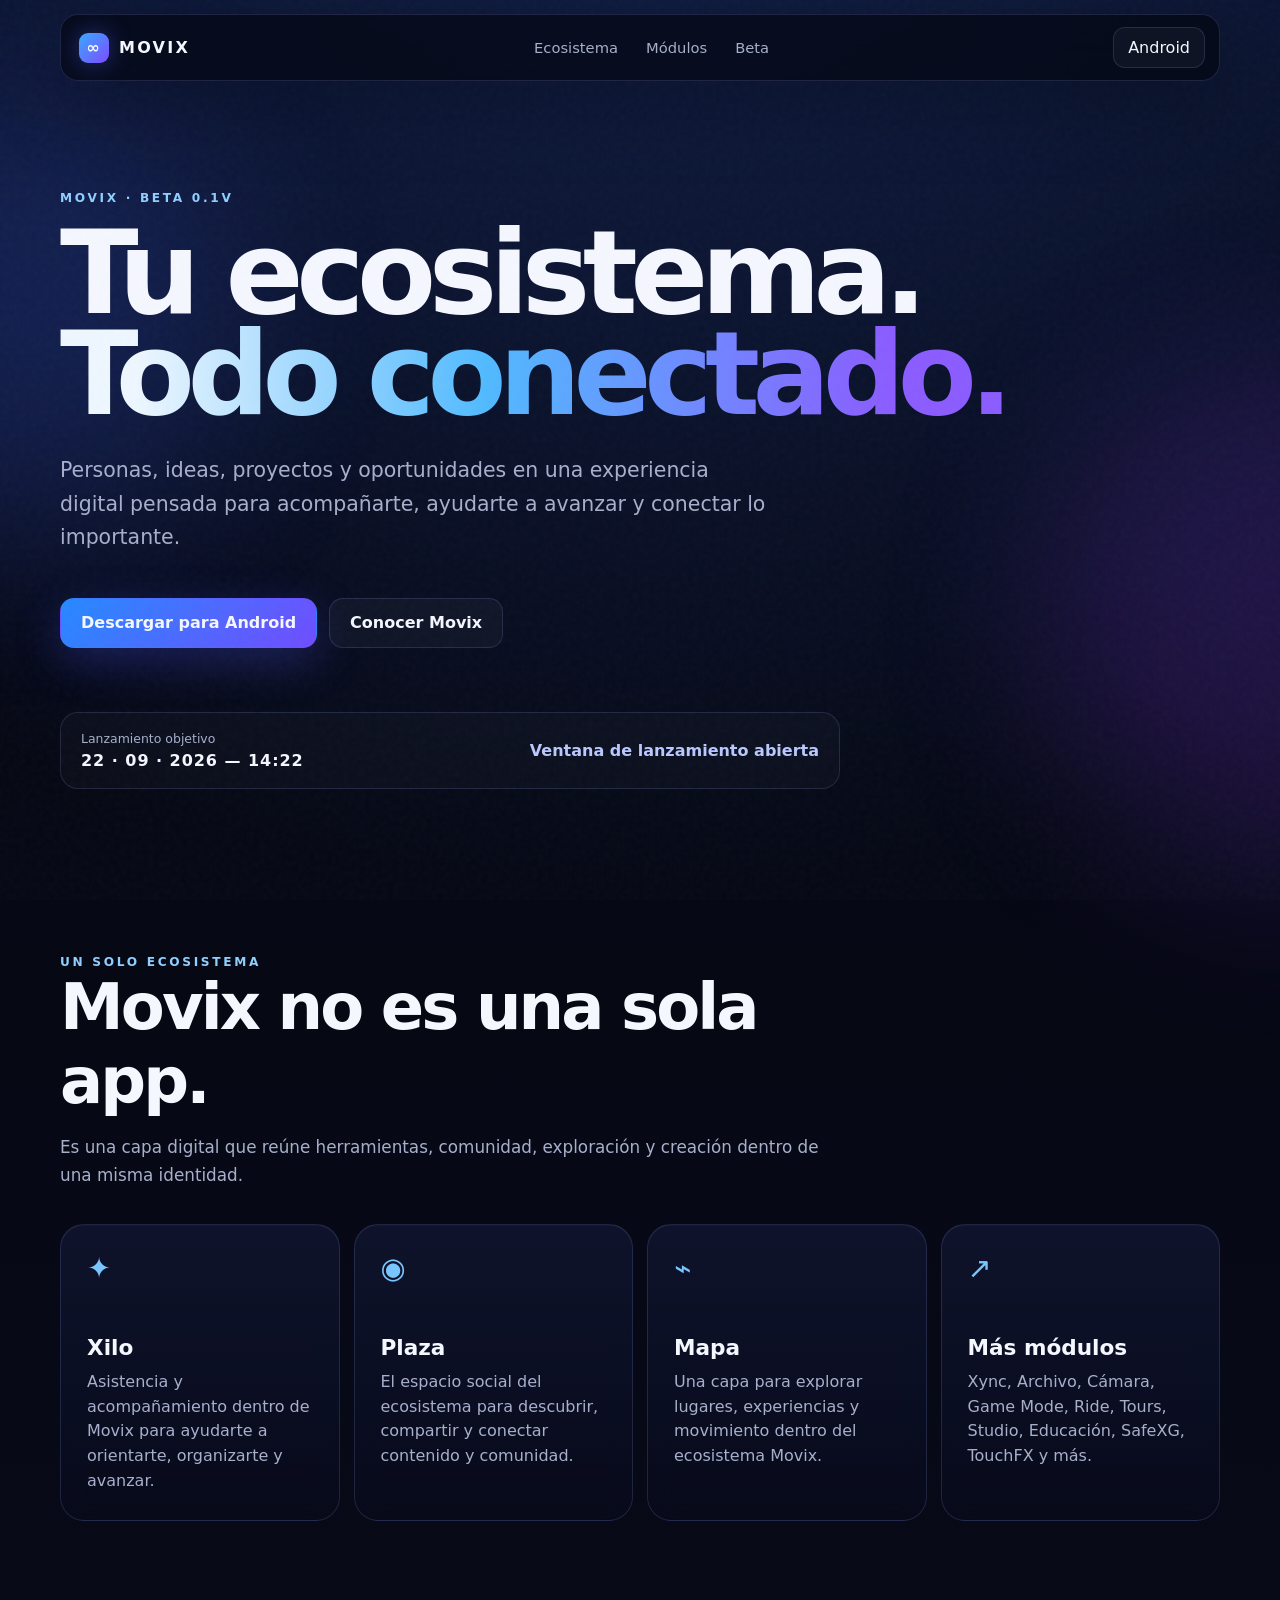
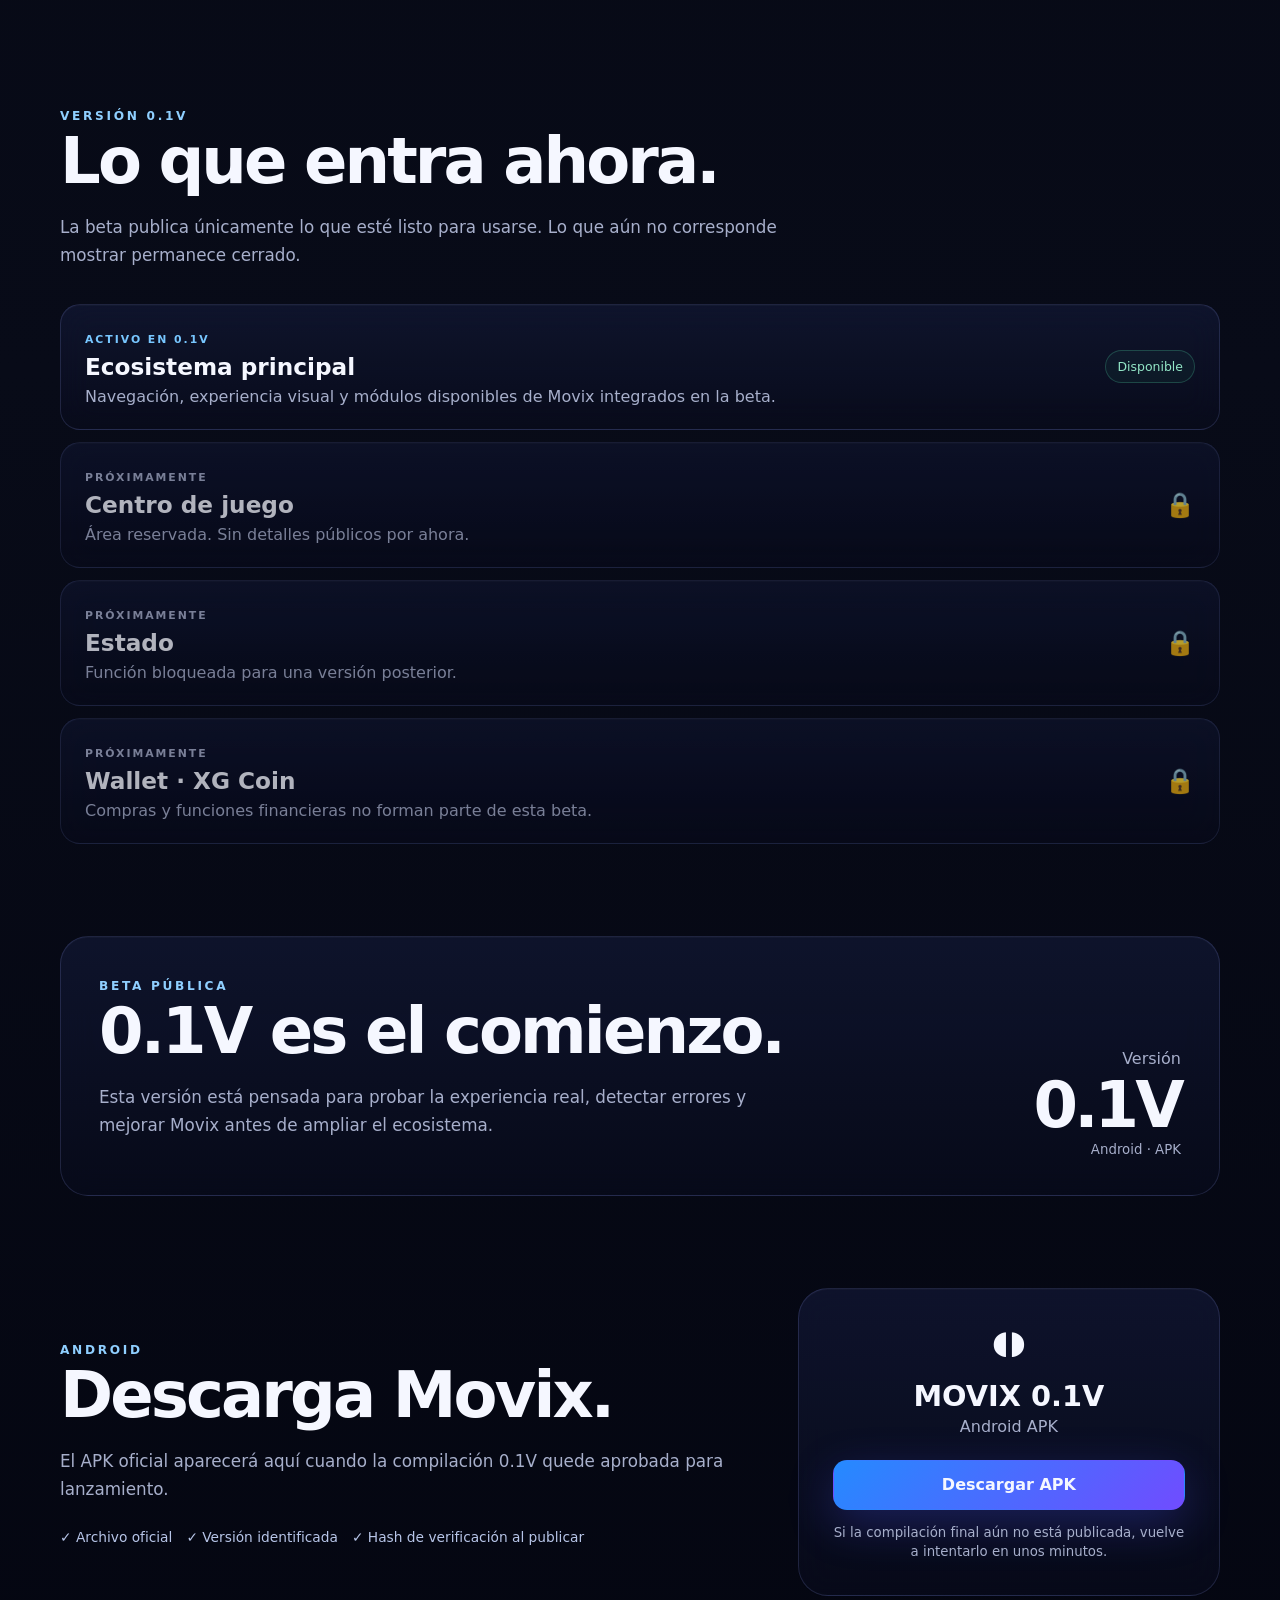
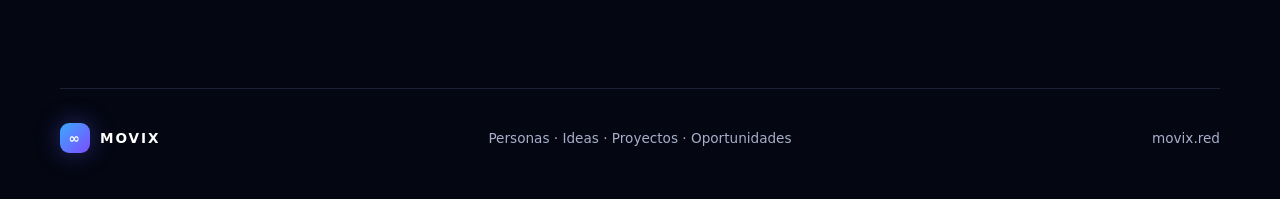
<file: index.html>
<!doctype html>
<html lang="es">
<head>
  <meta charset="utf-8" />
  <meta name="viewport" content="width=device-width, initial-scale=1" />
  <meta name="theme-color" content="#060816" />
  <meta name="description" content="Movix — un ecosistema digital de personas, ideas, proyectos y oportunidades." />
  <meta property="og:title" content="MOVIX — Beta 0.1V" />
  <meta property="og:description" content="Tu ecosistema. Tu futuro. Tus posibilidades." />
  <meta property="og:type" content="website" />
  <meta property="og:url" content="https://movix.red/" />
  <link rel="icon" href="/assets/logo.svg" type="image/svg+xml" />
  <link rel="manifest" href="/manifest.webmanifest" />
  <link rel="canonical" href="https://movix.red/" />
  <link rel="stylesheet" href="/styles.css" />
  <title>MOVIX — Beta 0.1V</title>
</head>
<body>
  <div class="noise" aria-hidden="true"></div>
  <div class="aurora aurora-a" aria-hidden="true"></div>
  <div class="aurora aurora-b" aria-hidden="true"></div>

  <header class="topbar">
    <a class="brand" href="#inicio" aria-label="Movix inicio">
      <span class="brand-mark">∞</span>
      <span>MOVIX</span>
    </a>
    <nav class="nav">
      <a href="#ecosistema">Ecosistema</a>
      <a href="#modulos">Módulos</a>
      <a href="#beta">Beta</a>
    </nav>
    <a class="mini-cta" href="#descargar">Android</a>
  </header>

  <main>
    <section id="inicio" class="hero shell">
      <div class="eyebrow">MOVIX · BETA 0.1V</div>
      <h1>Tu ecosistema.<br><span>Todo conectado.</span></h1>
      <p class="hero-copy">
        Personas, ideas, proyectos y oportunidades en una experiencia digital pensada para acompañarte, ayudarte a avanzar y conectar lo importante.
      </p>
      <div class="hero-actions">
        <a class="btn primary" href="#descargar">Descargar para Android</a>
        <a class="btn ghost" href="#ecosistema">Conocer Movix</a>
      </div>
      <div class="launch">
        <div>
          <span class="launch-label">Lanzamiento objetivo</span>
          <strong>22 · 09 · 2026 — 14:22</strong>
        </div>
        <div id="countdown" class="countdown" aria-live="polite">Preparando lanzamiento…</div>
      </div>
    </section>

    <section id="ecosistema" class="shell section">
      <div class="section-head">
        <span class="eyebrow">UN SOLO ECOSISTEMA</span>
        <h2>Movix no es una sola app.</h2>
        <p>Es una capa digital que reúne herramientas, comunidad, exploración y creación dentro de una misma identidad.</p>
      </div>
      <div class="feature-grid">
        <article class="feature">
          <span class="icon">✦</span>
          <h3>Xilo</h3>
          <p>Asistencia y acompañamiento dentro de Movix para ayudarte a orientarte, organizarte y avanzar.</p>
        </article>
        <article class="feature">
          <span class="icon">◉</span>
          <h3>Plaza</h3>
          <p>El espacio social del ecosistema para descubrir, compartir y conectar contenido y comunidad.</p>
        </article>
        <article class="feature">
          <span class="icon">⌁</span>
          <h3>Mapa</h3>
          <p>Una capa para explorar lugares, experiencias y movimiento dentro del ecosistema Movix.</p>
        </article>
        <article class="feature">
          <span class="icon">↗</span>
          <h3>Más módulos</h3>
          <p>Xync, Archivo, Cámara, Game Mode, Ride, Tours, Studio, Educación, SafeXG, TouchFX y más.</p>
        </article>
      </div>
    </section>

    <section id="modulos" class="shell section">
      <div class="section-head">
        <span class="eyebrow">VERSIÓN 0.1V</span>
        <h2>Lo que entra ahora.</h2>
        <p>La beta publica únicamente lo que esté listo para usarse. Lo que aún no corresponde mostrar permanece cerrado.</p>
      </div>

      <div class="module-list">
        <article class="module ready">
          <div>
            <span class="status">ACTIVO EN 0.1V</span>
            <h3>Ecosistema principal</h3>
            <p>Navegación, experiencia visual y módulos disponibles de Movix integrados en la beta.</p>
          </div>
          <span class="badge">Disponible</span>
        </article>

        <article class="module locked">
          <div>
            <span class="status">PRÓXIMAMENTE</span>
            <h3>Centro de juego</h3>
            <p>Área reservada. Sin detalles públicos por ahora.</p>
          </div>
          <span class="lock" aria-label="Bloqueado">🔒</span>
        </article>

        <article class="module locked">
          <div>
            <span class="status">PRÓXIMAMENTE</span>
            <h3>Estado</h3>
            <p>Función bloqueada para una versión posterior.</p>
          </div>
          <span class="lock" aria-label="Bloqueado">🔒</span>
        </article>

        <article class="module locked">
          <div>
            <span class="status">PRÓXIMAMENTE</span>
            <h3>Wallet · XG Coin</h3>
            <p>Compras y funciones financieras no forman parte de esta beta.</p>
          </div>
          <span class="lock" aria-label="Bloqueado">🔒</span>
        </article>
      </div>
    </section>

    <section id="beta" class="shell section beta-card">
      <div>
        <span class="eyebrow">BETA PÚBLICA</span>
        <h2>0.1V es el comienzo.</h2>
        <p>Esta versión está pensada para probar la experiencia real, detectar errores y mejorar Movix antes de ampliar el ecosistema.</p>
      </div>
      <div class="version">
        <span>Versión</span>
        <strong>0.1V</strong>
        <small>Android · APK</small>
      </div>
    </section>

    <section id="descargar" class="shell section download">
      <div class="download-copy">
        <span class="eyebrow">ANDROID</span>
        <h2>Descarga Movix.</h2>
        <p>El APK oficial aparecerá aquí cuando la compilación 0.1V quede aprobada para lanzamiento.</p>
        <div class="download-meta">
          <span>✓ Archivo oficial</span>
          <span>✓ Versión identificada</span>
          <span>✓ Hash de verificación al publicar</span>
        </div>
      </div>
      <div class="download-box">
        <div class="android">◖◗</div>
        <strong>MOVIX 0.1V</strong>
        <span>Android APK</span>
        <a id="apkButton" class="btn primary disabled" href="/downloads/Movix-0.1V.apk" aria-disabled="true">Disponible el 22/09</a>
        <small id="apkNote">El botón se habilitará cuando el APK final sea publicado.</small>
      </div>
    </section>
  </main>

  <footer class="footer shell">
    <div class="brand footer-brand"><span class="brand-mark">∞</span><span>MOVIX</span></div>
    <p>Personas · Ideas · Proyectos · Oportunidades</p>
    <p class="domain">movix.red</p>
  </footer>

  <script src="/app.js"></script>
</body>
</html>
</file>
<file: styles.css>
:root{
  --bg:#050713;--panel:rgba(13,18,42,.68);--panel2:rgba(10,14,32,.88);
  --text:#f5f7ff;--muted:#a7afcb;--line:rgba(157,170,255,.16);
  --blue:#3aa9ff;--violet:#7d4cff;--cyan:#66e8ff;--radius:24px;
}
*{box-sizing:border-box}
html{scroll-behavior:smooth}
body{
  margin:0;background:
  radial-gradient(circle at 50% -20%,#172b63 0,transparent 38%),
  linear-gradient(180deg,#040611 0%,#080b18 58%,#040611 100%);
  color:var(--text);font-family:Inter,ui-sans-serif,system-ui,-apple-system,BlinkMacSystemFont,"Segoe UI",sans-serif;
  min-height:100vh;overflow-x:hidden
}
a{color:inherit;text-decoration:none}
.noise{position:fixed;inset:0;pointer-events:none;opacity:.035;background-image:url("data:image/svg+xml,%3Csvg viewBox='0 0 180 180' xmlns='http://www.w3.org/2000/svg'%3E%3Cfilter id='n'%3E%3CfeTurbulence type='fractalNoise' baseFrequency='.9' numOctaves='3' stitchTiles='stitch'/%3E%3C/filter%3E%3Crect width='100%25' height='100%25' filter='url(%23n)' opacity='.9'/%3E%3C/svg%3E");z-index:20}
.aurora{position:fixed;border-radius:50%;filter:blur(90px);opacity:.18;pointer-events:none;z-index:0}
.aurora-a{width:460px;height:460px;background:#4264ff;top:10%;left:-220px}
.aurora-b{width:520px;height:520px;background:#8c3fff;right:-280px;top:40%}
.shell{width:min(1160px,calc(100% - 40px));margin-inline:auto;position:relative;z-index:1}
.topbar{
  width:min(1160px,calc(100% - 32px));position:sticky;top:14px;z-index:30;margin:14px auto 0;
  display:flex;align-items:center;justify-content:space-between;padding:12px 14px 12px 18px;
  border:1px solid var(--line);background:rgba(5,7,19,.72);backdrop-filter:blur(22px);
  border-radius:18px;box-shadow:0 20px 80px rgba(0,0,0,.28)
}
.brand{display:flex;align-items:center;gap:10px;font-weight:850;letter-spacing:.14em}
.brand-mark{
  width:30px;height:30px;display:grid;place-items:center;border-radius:9px;
  background:linear-gradient(135deg,var(--blue),var(--violet));box-shadow:0 0 25px rgba(84,100,255,.4)
}
.nav{display:flex;gap:28px;color:var(--muted);font-size:.92rem}
.nav a:hover{color:#fff}
.mini-cta{padding:10px 14px;border:1px solid var(--line);border-radius:12px;background:rgba(255,255,255,.04)}
.hero{min-height:82vh;display:flex;flex-direction:column;justify-content:center;padding:110px 0 70px}
.eyebrow{font-size:.76rem;letter-spacing:.22em;color:#8fcfff;font-weight:800;margin-bottom:18px}
h1,h2,h3,p{margin-top:0}
h1{font-size:clamp(3.5rem,9vw,7.8rem);line-height:.88;letter-spacing:-.065em;margin-bottom:28px;max-width:980px}
h1 span{background:linear-gradient(90deg,#eef7ff 8%,#51baff 45%,#8b5cff 88%);-webkit-background-clip:text;background-clip:text;color:transparent}
.hero-copy{max-width:710px;font-size:clamp(1.05rem,2vw,1.28rem);line-height:1.65;color:var(--muted)}
.hero-actions{display:flex;gap:12px;flex-wrap:wrap;margin-top:22px}
.btn{display:inline-flex;align-items:center;justify-content:center;min-height:50px;padding:0 20px;border-radius:14px;font-weight:800;border:1px solid var(--line);transition:.2s ease}
.btn:hover{transform:translateY(-2px)}
.primary{background:linear-gradient(135deg,#258aff,#704cff);border-color:transparent;box-shadow:0 14px 45px rgba(74,86,255,.28)}
.ghost{background:rgba(255,255,255,.035)}
.launch{
  margin-top:64px;padding:18px 20px;border:1px solid var(--line);background:rgba(255,255,255,.025);
  border-radius:18px;display:flex;justify-content:space-between;gap:20px;align-items:center;max-width:780px
}
.launch-label{display:block;color:var(--muted);font-size:.78rem;margin-bottom:5px}.launch strong{letter-spacing:.06em}
.countdown{font-variant-numeric:tabular-nums;color:#b9c8ff;font-weight:700}
.section{padding:92px 0}
.section-head{max-width:760px;margin-bottom:34px}
.section-head h2,.download h2,.beta-card h2{font-size:clamp(2.2rem,5vw,4.4rem);letter-spacing:-.045em;margin-bottom:15px}
.section-head p,.download p,.beta-card p{color:var(--muted);line-height:1.7;font-size:1.05rem}
.feature-grid{display:grid;grid-template-columns:repeat(4,1fr);gap:14px}
.feature,.module,.beta-card,.download-box{
  border:1px solid var(--line);background:linear-gradient(180deg,rgba(18,24,53,.72),rgba(8,11,28,.7));
  box-shadow:inset 0 1px rgba(255,255,255,.025);backdrop-filter:blur(16px)
}
.feature{padding:26px;border-radius:var(--radius);min-height:260px}
.feature .icon{font-size:1.8rem;color:#79c6ff}.feature h3{font-size:1.35rem;margin:50px 0 10px}.feature p{color:var(--muted);line-height:1.55;margin:0}
.module-list{display:grid;gap:12px}
.module{padding:23px 24px;border-radius:20px;display:flex;align-items:center;justify-content:space-between;gap:20px}
.module h3{margin:6px 0 7px;font-size:1.45rem}.module p{margin:0;color:var(--muted)}
.status{font-size:.68rem;letter-spacing:.18em;color:#78c7ff;font-weight:850}.locked{opacity:.72}.locked .status{color:#a7afcb}.lock{font-size:1.5rem}
.badge{font-size:.78rem;padding:8px 11px;border:1px solid rgba(83,211,163,.25);color:#93e6c7;border-radius:999px;background:rgba(46,149,112,.08)}
.beta-card{padding:38px;border-radius:28px;display:flex;justify-content:space-between;align-items:end;gap:30px}
.beta-card>div:first-child{max-width:700px}.version{text-align:right}.version span,.version small{display:block;color:var(--muted)}.version strong{font-size:4rem;letter-spacing:-.06em}
.download{display:grid;grid-template-columns:1.25fr .75fr;gap:34px;align-items:center}
.download-meta{display:flex;gap:14px;flex-wrap:wrap;color:#b7c5e8;font-size:.86rem;margin-top:25px}
.download-box{padding:34px;border-radius:30px;text-align:center;display:flex;flex-direction:column;align-items:center}
.android{font-size:2rem;margin-bottom:18px}.download-box strong{font-size:1.8rem}.download-box>span{color:var(--muted);margin:4px 0 24px}
.download-box .btn{width:100%}.download-box small{color:var(--muted);margin-top:13px;line-height:1.45}
.disabled{opacity:.58;cursor:not-allowed}
.footer{border-top:1px solid var(--line);padding:34px 0 46px;display:grid;grid-template-columns:1fr 1fr 1fr;align-items:center;color:var(--muted);font-size:.85rem}
.footer p{margin:0;text-align:center}.footer .domain{text-align:right}.footer-brand{color:#fff}
@media(max-width:860px){
  .nav{display:none}.feature-grid{grid-template-columns:1fr 1fr}.download{grid-template-columns:1fr}.footer{grid-template-columns:1fr;gap:16px;text-align:center}.footer p,.footer .domain{text-align:center}.footer-brand{justify-content:center}
}
@media(max-width:560px){
  .shell{width:min(100% - 24px,1160px)}.topbar{width:calc(100% - 20px);top:8px;margin-top:8px}.hero{padding-top:88px;min-height:auto}.hero-actions .btn{width:100%}.launch{flex-direction:column;align-items:flex-start}.feature-grid{grid-template-columns:1fr}.feature{min-height:auto}.feature h3{margin-top:32px}.module{align-items:flex-start}.beta-card{padding:26px;flex-direction:column;align-items:flex-start}.version{text-align:left}.section{padding:68px 0}
}
</file>
